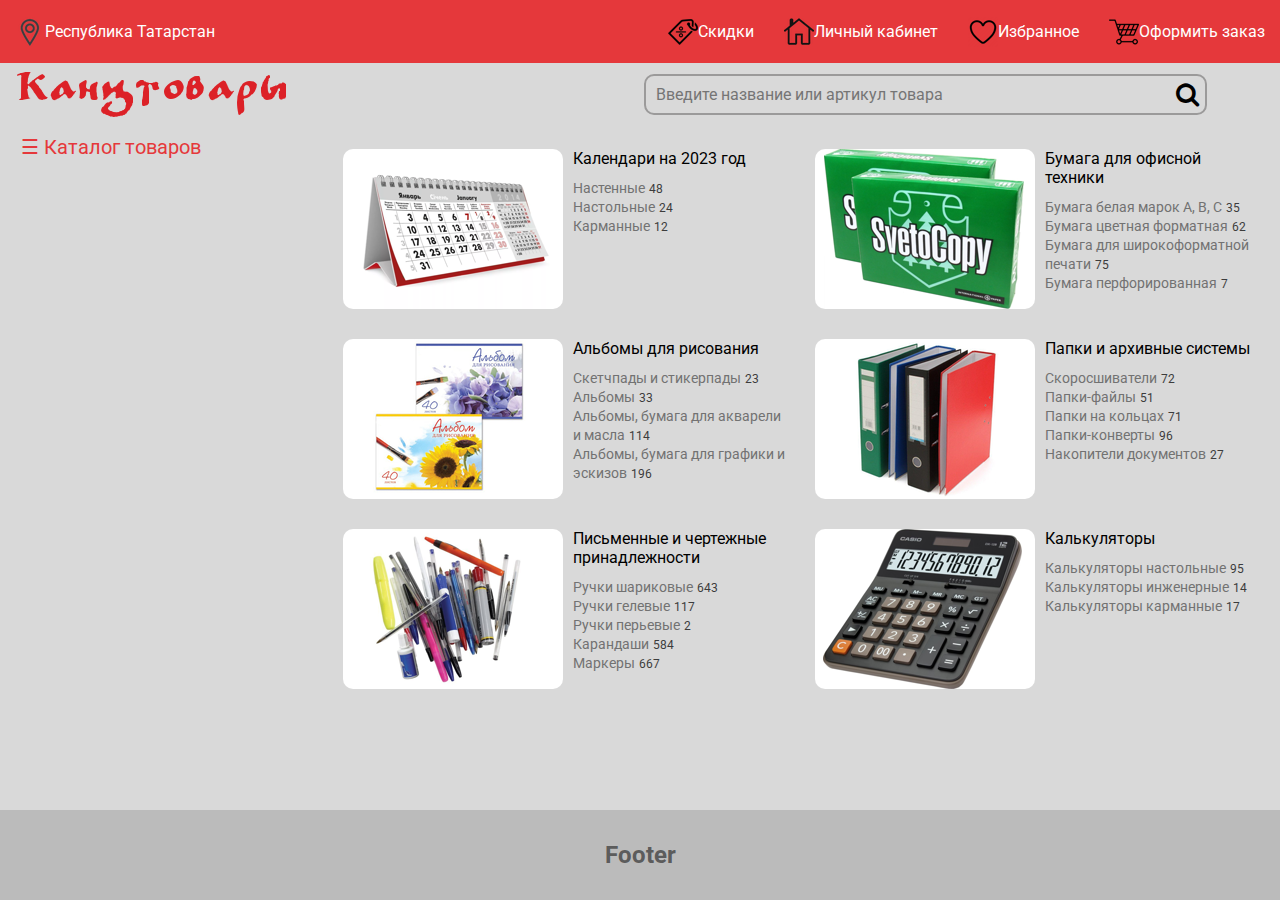
<file: midcat_lab_2/index.html>
<!DOCTYPE html>
<html lang="en">

<head>
    <meta charset="UTF-8">
    <link rel="stylesheet" href="style.css">
    <link rel="preconnect" href="https://fonts.gstatic.com">
    <link href="https://fonts.googleapis.com/css2?family=Roboto:wght@300;400&display=swap" rel="stylesheet">
    <title>web_lab_2</title>
</head>

<frameset rows = "7%, 7%, *, 10%" frameborder = "no">
    <frame src = "top1.html" scrolling = "no" noresize name = "top1">
    <frame src = "top2.html" scrolling = "no" noresize name = "top2">
    <frameset cols = "25%, *">
        <frame src = "left_sidebar.html" scrolling = "no" noresize name = "left_sidebar">
        <frame src = "mid.html" scrolling = "no" noresize name = "mid">
    </frameset>
    <frame src = "footer.html" scrolling = "no" noresize name = "footer">
</frameset>

</html>
</file>
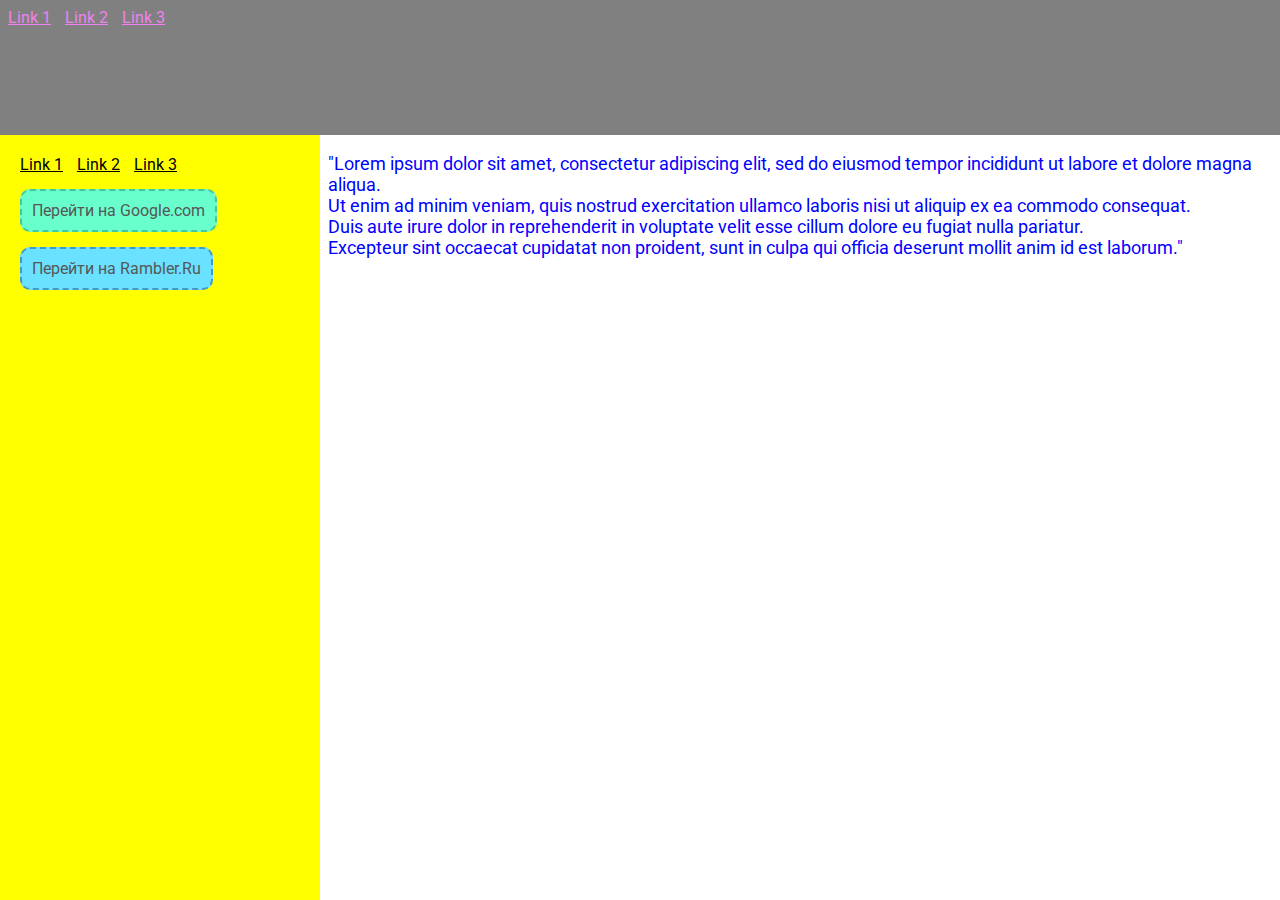
<file: midcat_lab_3/index.html>
<!DOCTYPE html>
<html lang="en">

<head>
    <meta charset="UTF-8">
    <link rel="stylesheet" href="style.css">
    <link rel="preconnect" href="https://fonts.gstatic.com">
    <link href="https://fonts.googleapis.com/css2?family=Roboto:wght@300;400&display=swap" rel="stylesheet">
    <title>web_lab_3</title>
</head>

<frameset rows = "15%, *" frameborder = "no">
    <frame src = "top.html" scrolling = "no" noresize name = "top">
    <frameset cols = "25%, *">
        <frame src = "menu.html" scrolling = "no" noresize name = "left_sidebar">
        <frame src = "content.html" scrolling = "no" noresize name = "mid">
    </frameset>
</frameset>

</html>
</file>
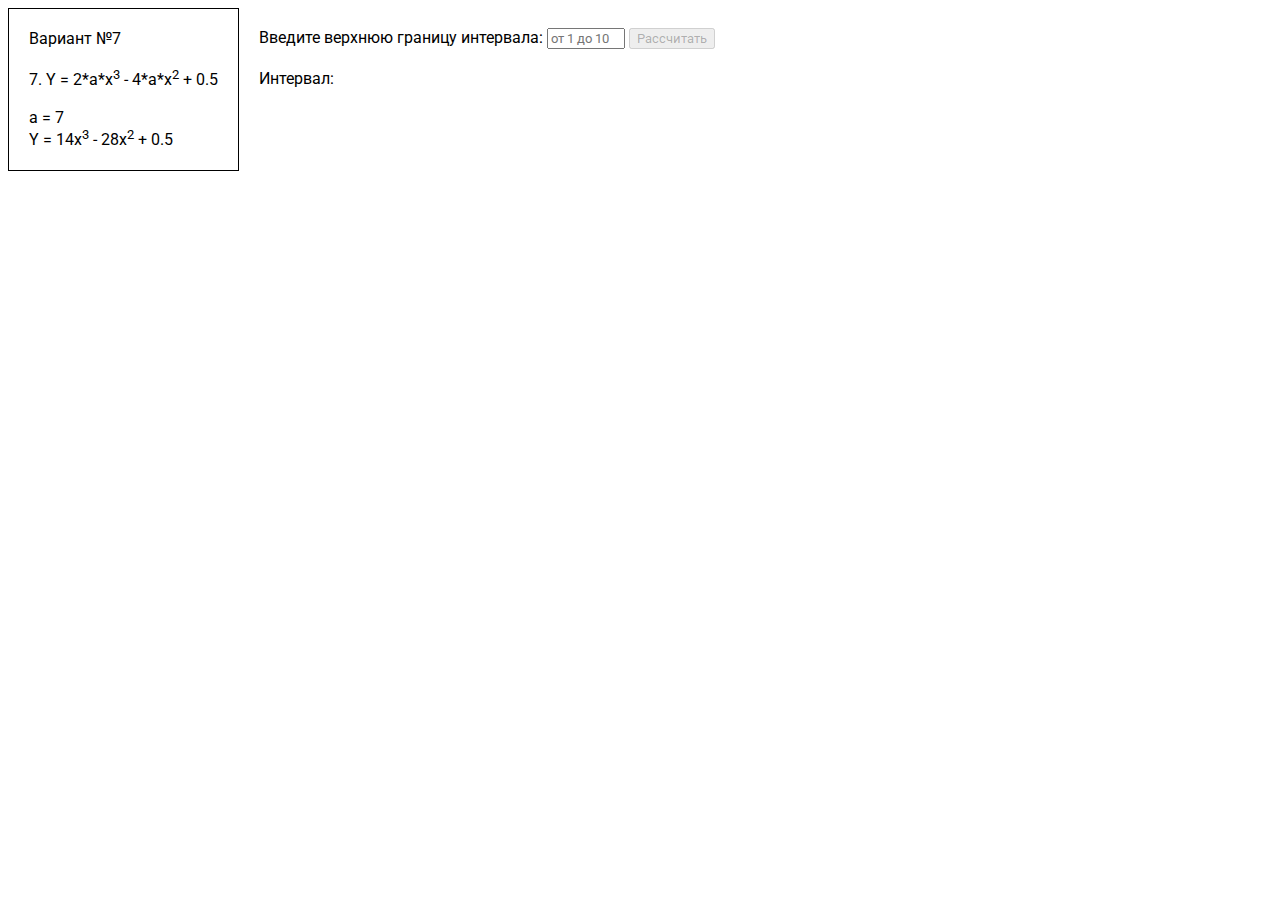
<file: midcat_lab_4/index.html>
<!DOCTYPE html>
<html lang="en">

<head>
    <meta charset="UTF-8">
    <link rel="stylesheet" href="style.css">
    <link rel="preconnect" href="https://fonts.gstatic.com">
    <link href="https://fonts.googleapis.com/css2?family=Roboto:wght@300;400&display=swap" rel="stylesheet">
    <title>web_lab_4</title>
</head>
<body>
    <main>
        <div id = "top_side"> <!-- top_side div -->
            <div id = "condition"> <!-- condition div -->
                Вариант №7 <br /><br />
                7. Y = 2*a*x<sup>3</sup> - 4*a*x<sup>2</sup> + 0.5 <br /><br />
                a = 7 <br />
                Y = 14x<sup>3</sup> - 28x<sup>2</sup> + 0.5
            </div>
            <div id = "input_div"> <!-- form, error and interval div -->
                <form id = "main_form" method = "post">
                    <label for = "input_num">Введите верхнюю границу интервала: </label>
                    <input type = "text" placeholder = "от 1 до 10" maxlength = "2" name = "input_num" id = "input_num">
                    <input type = "submit" disabled name = "sub_btn" id = "sub_btn" value = "Рассчитать">
                </form>
                <div id = "err_div"></div> <!-- error div -->
                <div id = "interval_div"> <!-- inerval div -->
                    Интервал:
                </div>
            </div>
        </div>
        <div id = "result_div"></div> <!-- result div -->
    </main>

    <script src = "script.js"></script>
</body>
</html>
</file>
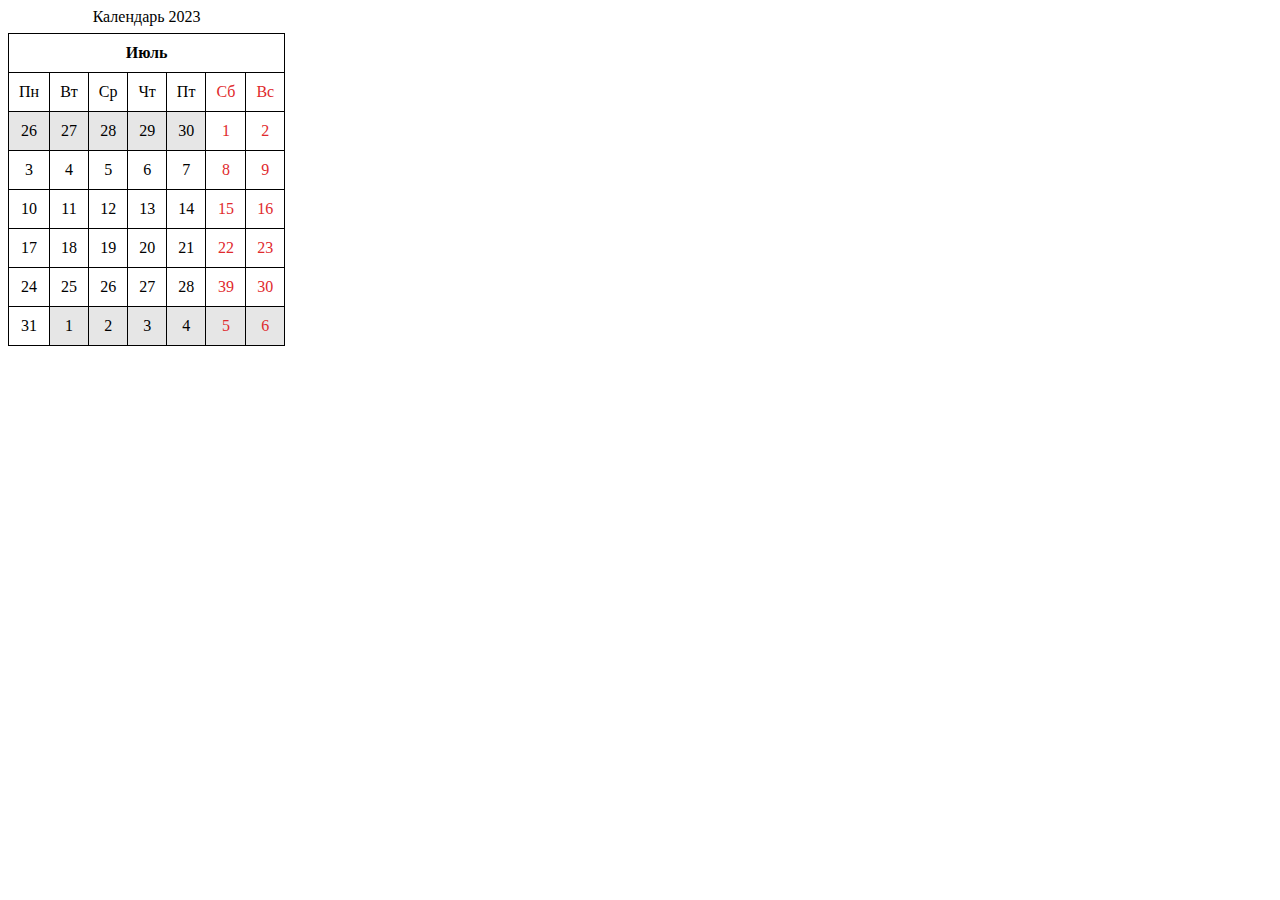
<file: midcat_lab_1/calendar.html>
<!DOCTYPE html>
<html lang="en">

<head>
    <meta charset="UTF-8">
    <title>web_lab_1_calendar</title>

    <style>
        table
        {
            border: 1px solid black;
            border-collapse: collapse;
        }
        td
        {
            border: 1px solid black;
            padding: 10px;
        }
        .another_month
        {
            background-color: #e6e6e6;
        }
        .weekends
        {
            color: #df2a2d;
        }
    </style>
</head>

<body>
    <header>

    </header>
    <main>
        <div style = "text-align: center;">
            <table>
                <caption style = "margin-bottom: 7px;">Календарь 2023</caption>
                <tr>
                    <th colspan = "7" style = "padding: 10px;">Июль</th>
                </tr>
                <tr>
                    <td>Пн</td>
                    <td>Вт</td>
                    <td>Ср</td>
                    <td>Чт</td>
                    <td>Пт</td>
                    <td class = "weekends">Сб</td>
                    <td class = "weekends">Вс</td>
                </tr>
                <tr>
                    <td class = "another_month">26</td>
                    <td class = "another_month">27</td>
                    <td class = "another_month">28</td>
                    <td class = "another_month">29</td>
                    <td class = "another_month">30</td>
                    <td class = "weekends">1</td>
                    <td class = "weekends">2</td>
                </tr>
                <tr>
                    <td>3</td>
                    <td>4</td>
                    <td>5</td>
                    <td>6</td>
                    <td>7</td>
                    <td class = "weekends">8</td>
                    <td class = "weekends">9</td>
                </tr>
                <tr>
                    <td>10</td>
                    <td>11</td>
                    <td>12</td>
                    <td>13</td>
                    <td>14</td>
                    <td class = "weekends">15</td>
                    <td class = "weekends">16</td>
                </tr>
                <tr>
                    <td>17</td>
                    <td>18</td>
                    <td>19</td>
                    <td>20</td>
                    <td>21</td>
                    <td class = "weekends">22</td>
                    <td class = "weekends">23</td>
                </tr>
                <tr>
                    <td>24</td>
                    <td>25</td>
                    <td>26</td>
                    <td>27</td>
                    <td>28</td>
                    <td class = "weekends">39</td>
                    <td class = "weekends">30</td>
                </tr>
                <tr>
                    <td>31</td>
                    <td class = "another_month">1</td>
                    <td class = "another_month">2</td>
                    <td class = "another_month">3</td>
                    <td class = "another_month">4</td>
                    <td class = "another_month" style = "color: #df2a2d;">5</td>
                    <td class = "another_month" style = "color: #df2a2d;">6</td>
                </tr>
            </table>
        </div>
    </main>
</body>
</file>
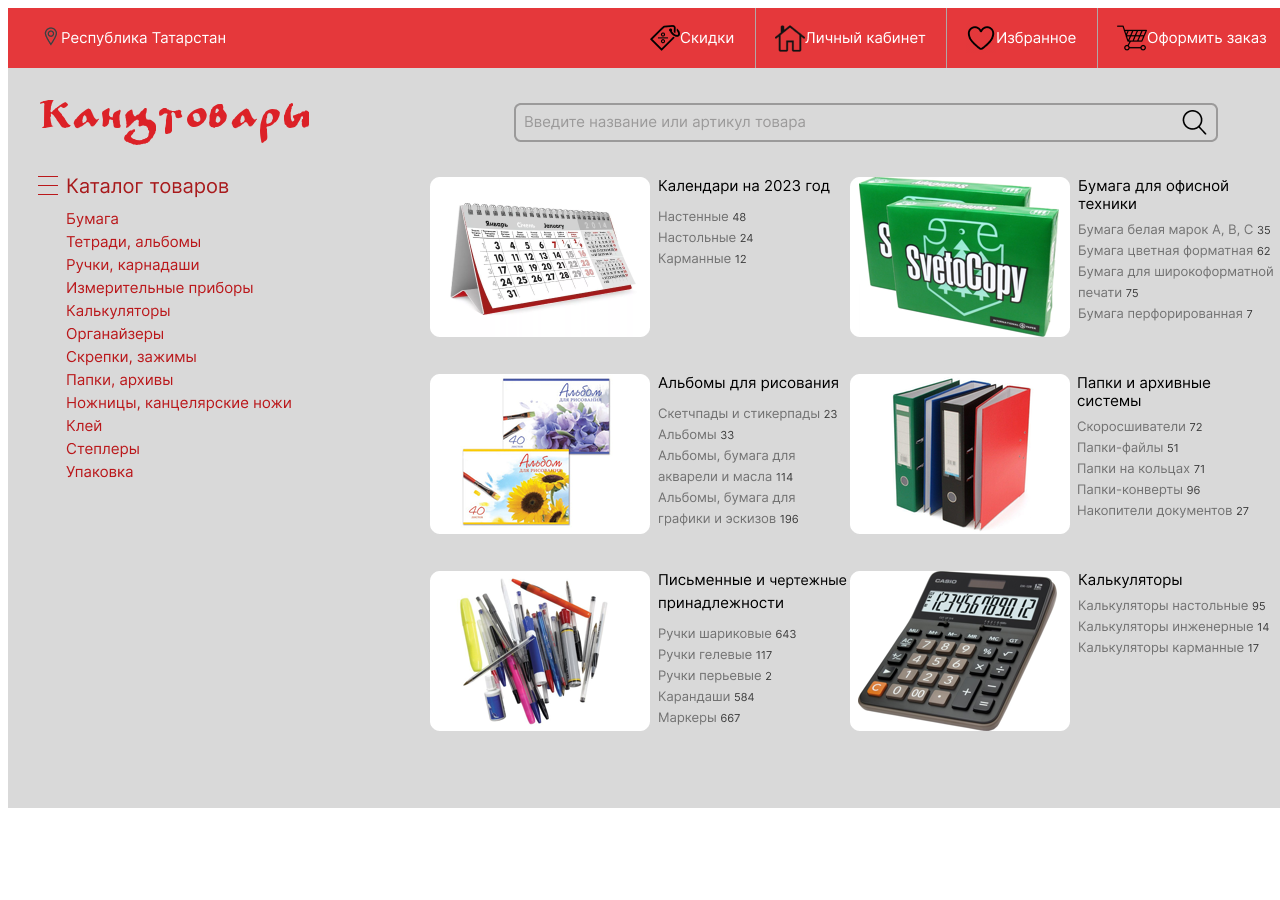
<file: midcat_lab_1/layout.html>
<!DOCTYPE html>
<html lang="en">

<head>
    <meta charset="UTF-8">
    <title>web_lab_1_layout</title>
</head>

<body>
    <header>

    </header>
    <main>
        <div style = "text-align: center;">
            <img src = "layout.png"/>
        </div>
    </main>
</body>
</file>
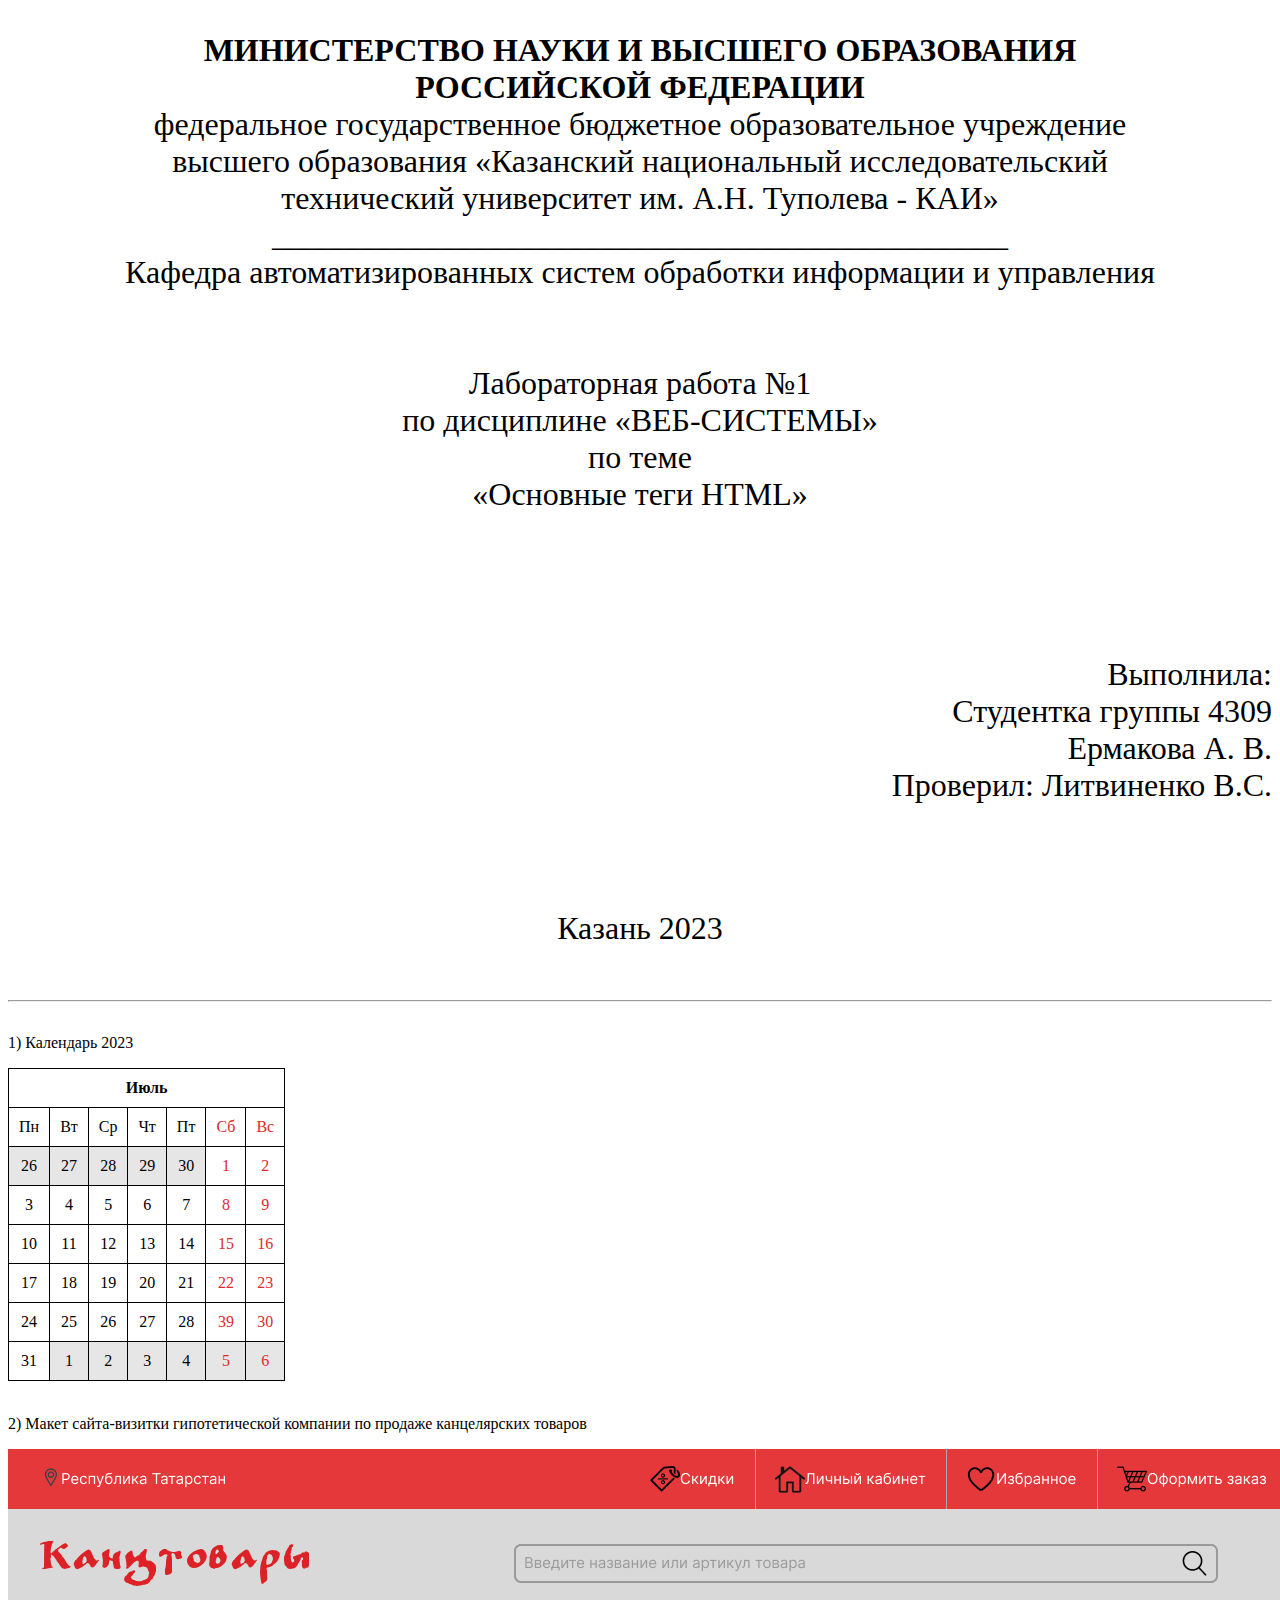
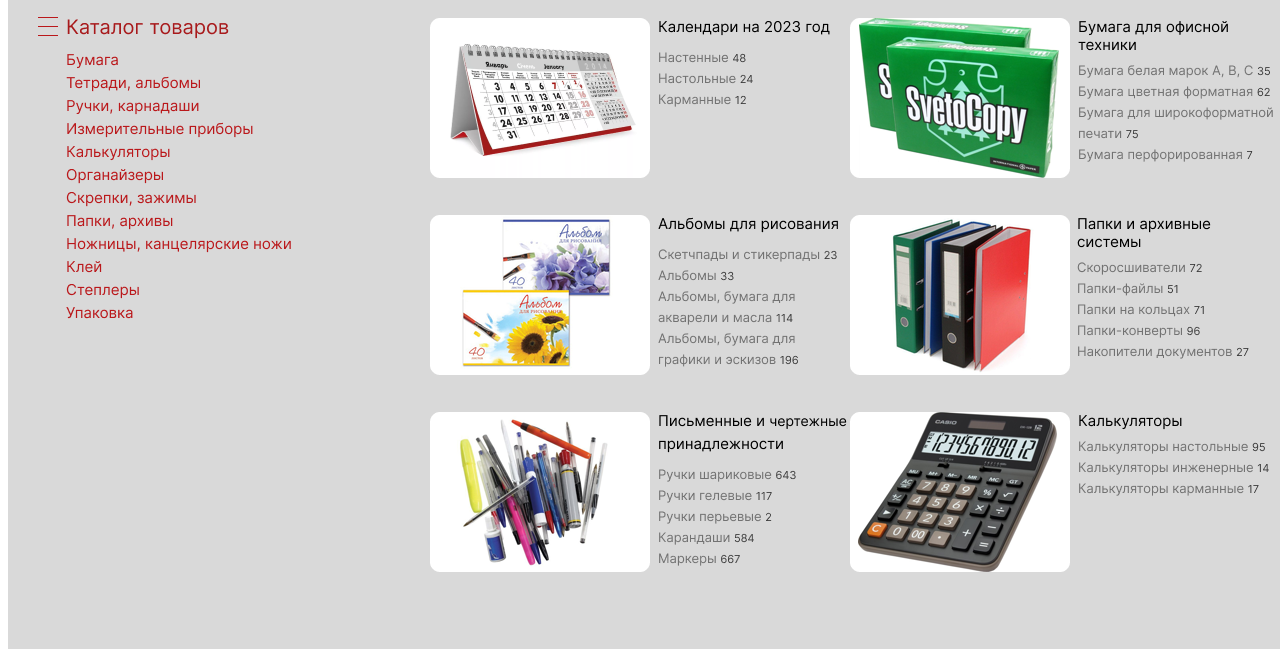
<file: midcat_lab_1/title_page_of_the_report.html>
<!DOCTYPE html>
<html lang="en">

<head>
    <meta charset="UTF-8">
    <title>web_lab_1_title_page_of_the_report</title>

    <style>
        table
        {
            border: 1px solid black;
            border-collapse: collapse;
        }
        td
        {
            border: 1px solid black;
            padding: 10px;
        }
        .another_month
        {
            background-color: #e6e6e6;
        }
        .weekends
        {
            color: #df2a2d;
        }
    </style>
</head>

<body>
    <header>

    </header>
    <main>
        <div style = "text-align: center; font-size: xx-large; font-family: 'Times New Roman', Times, serif;">
            <p>
                <b>МИНИСТЕРСТВО НАУКИ И ВЫСШЕГО ОБРАЗОВАНИЯ <br /> РОССИЙСКОЙ ФЕДЕРАЦИИ <br /></b>
                федеральное государственное бюджетное образовательное учреждение <br />
                высшего образования «Казанский национальный исследовательский <br />
                технический университет им. А.Н. Туполева - КАИ» <br />
                ______________________________________________<br />
                Кафедра автоматизированных систем обработки информации и управления <br /><br /><br />
                Лабораторная работа №1 <br />
                по дисциплине «ВЕБ-СИСТЕМЫ» <br />
                по теме <br />
                «Основные теги HTML» <br /><br /><br /><br />
                <div style = "text-align: right; font-size: xx-large; font-family: 'Times New Roman', Times, serif;">
                    <p>
                        Выполнила: <br />
                        Студентка группы 4309 <br />
                        Ермакова А. В. <br />
                        Проверил: Литвиненко В.С. <br /><br /><br />
                    </p>
                </div>
                Казань 2023 <br /><br />
                <hr />
            </p>
        </div>
        <div>
            <p>
                1) Календарь 2023 <br />
            </p>
            <div style = "text-align: center;">
                <table>
                    <!-- <caption style = "margin-bottom: 7px;">Календарь 2023</caption> -->
                    <tr>
                        <th colspan = "7" style = "padding: 10px;">Июль</th>
                    </tr>
                    <tr>
                        <td>Пн</td>
                        <td>Вт</td>
                        <td>Ср</td>
                        <td>Чт</td>
                        <td>Пт</td>
                        <td class = "weekends">Сб</td>
                        <td class = "weekends">Вс</td>
                    </tr>
                    <tr>
                        <td class = "another_month">26</td>
                        <td class = "another_month">27</td>
                        <td class = "another_month">28</td>
                        <td class = "another_month">29</td>
                        <td class = "another_month">30</td>
                        <td class = "weekends">1</td>
                        <td class = "weekends">2</td>
                    </tr>
                    <tr>
                        <td>3</td>
                        <td>4</td>
                        <td>5</td>
                        <td>6</td>
                        <td>7</td>
                        <td class = "weekends">8</td>
                        <td class = "weekends">9</td>
                    </tr>
                    <tr>
                        <td>10</td>
                        <td>11</td>
                        <td>12</td>
                        <td>13</td>
                        <td>14</td>
                        <td class = "weekends">15</td>
                        <td class = "weekends">16</td>
                    </tr>
                    <tr>
                        <td>17</td>
                        <td>18</td>
                        <td>19</td>
                        <td>20</td>
                        <td>21</td>
                        <td class = "weekends">22</td>
                        <td class = "weekends">23</td>
                    </tr>
                    <tr>
                        <td>24</td>
                        <td>25</td>
                        <td>26</td>
                        <td>27</td>
                        <td>28</td>
                        <td class = "weekends">39</td>
                        <td class = "weekends">30</td>
                    </tr>
                    <tr>
                        <td>31</td>
                        <td class = "another_month">1</td>
                        <td class = "another_month">2</td>
                        <td class = "another_month">3</td>
                        <td class = "another_month">4</td>
                        <td class = "another_month" style = "color: #df2a2d;">5</td>
                        <td class = "another_month" style = "color: #df2a2d;">6</td>
                    </tr>
                </table>
            </div>
            <p>
                <br /> 2) Макет сайта-визитки гипотетической компании по продаже канцелярских товаров
            </p>
            <div>
                <img src = "layout.png"/>
            </div>
        </div>
    </main>
</body>
</file>
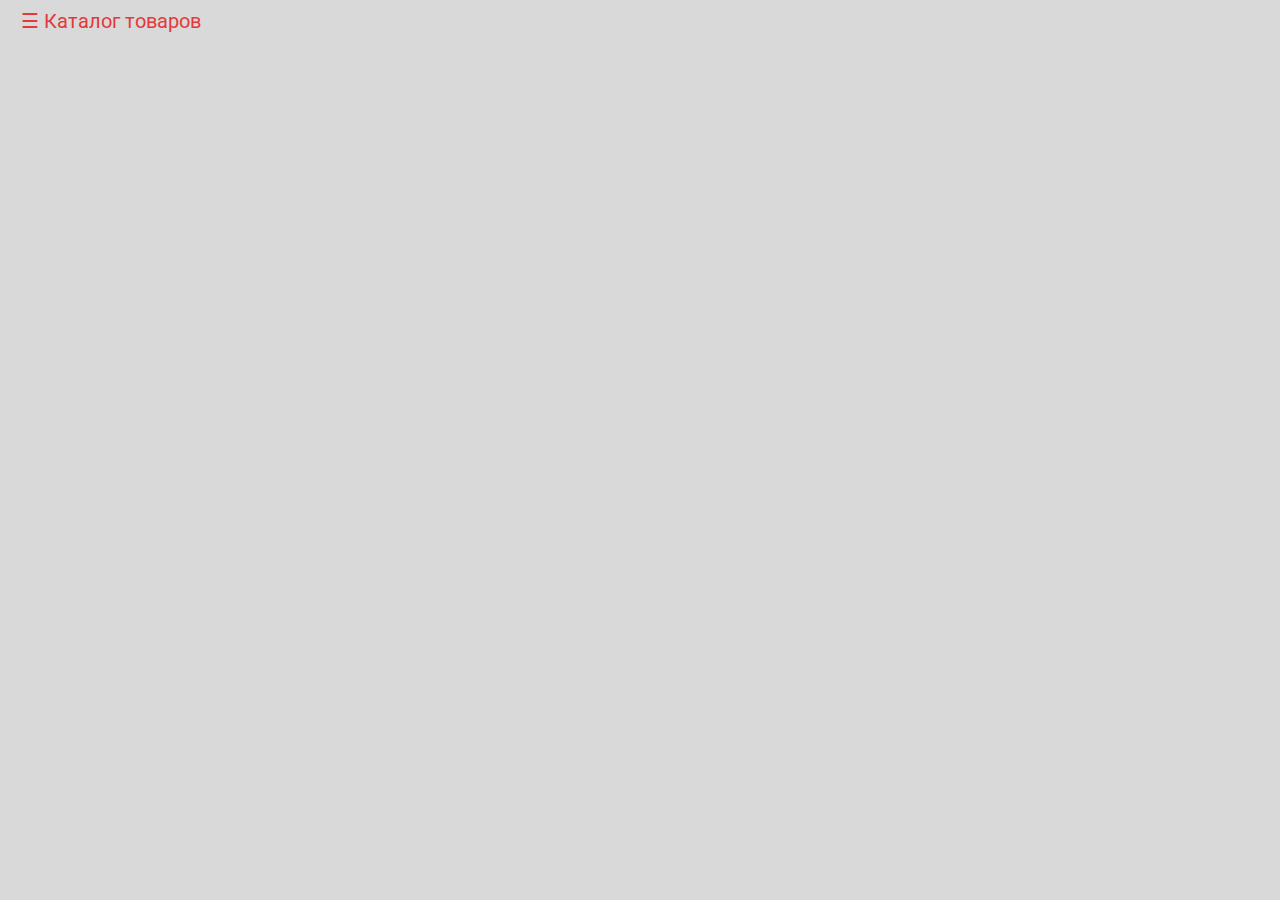
<file: midcat_lab_2/left_sidebar.html>
<!DOCTYPE html>
<html lang="en">

<head>
    <meta charset="UTF-8">
    <link rel="stylesheet" href="style.css">
    <link rel="preconnect" href="https://fonts.gstatic.com">
    <link href="https://fonts.googleapis.com/css2?family=Roboto:wght@300;400&display=swap" rel="stylesheet">
    <title>left_sidebar</title>
</head>

<body id = "left_body">
    <div id = "left_main_div"> <!-- main div -->
        <button id = "left_dropdown_btn">☰ Каталог товаров</button>
        <div id = "left_dropdown_content"> <!-- link div -->
            <a href = "https://www.komus.ru/katalog/kantstovary/c/3303/" target = "_blank">Бумага</a><br />
            <a href = "#">Тетради, альбомы</a><br />
            <a href = "#">Ручки, карнадаши</a><br />
            <a href = "#">Измерительные приборы</a><br />
            <a href = "#">Калькуляторы</a><br />
            <a href = "#">Органайзеры</a><br />
            <a href = "#">Скрепки, зажимы</a><br />
            <a href = "#">Папки, архивы</a><br />
            <a href = "#">Ножницы, канцелярские ножи</a><br />
            <a href = "#">Клей</a><br />
            <a href = "#">Степлеры</a><br />
            <a href = "#">Упаковка</a><br />
        </div>
    </div>
</body>

</html>
</file>
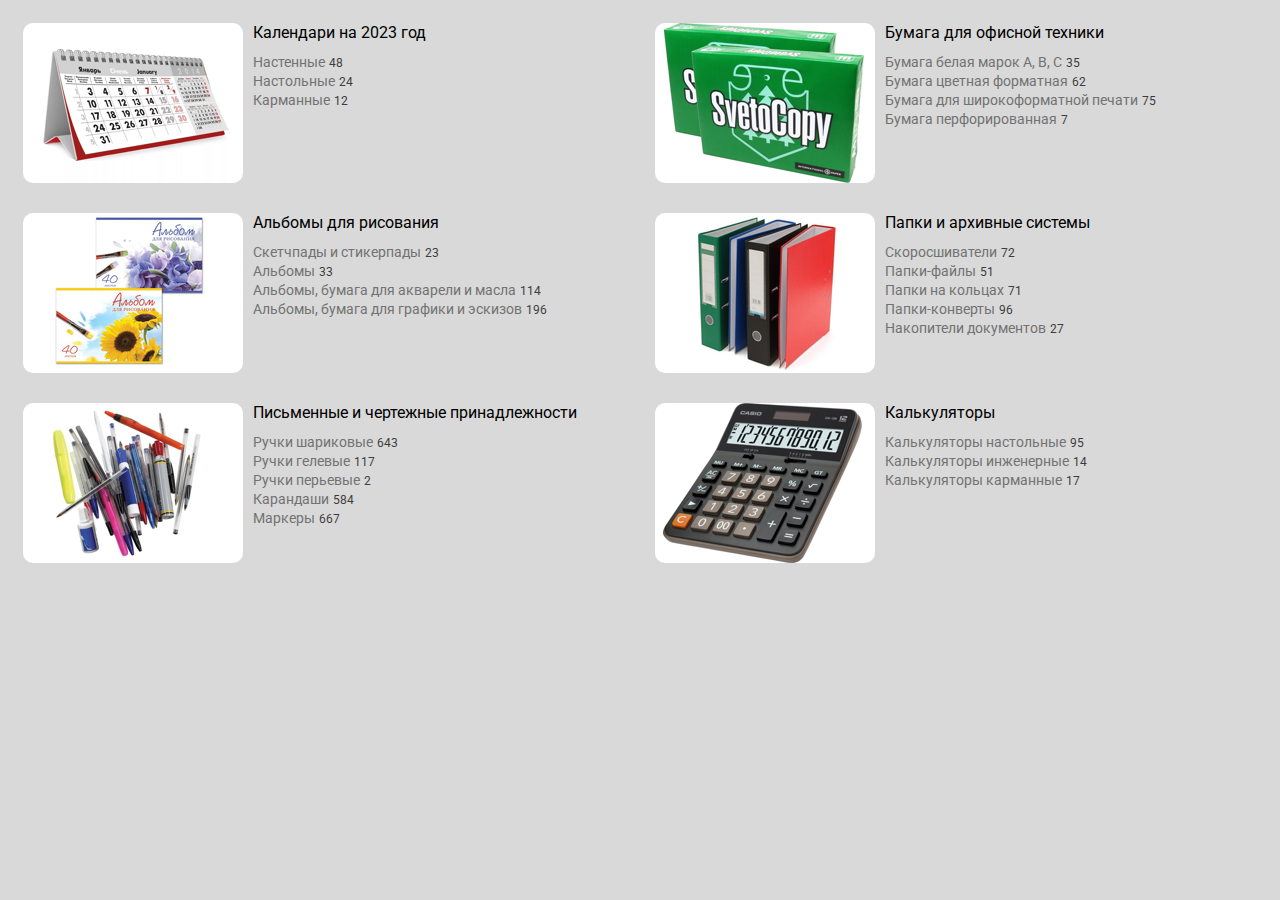
<file: midcat_lab_2/mid.html>
<!DOCTYPE html>
<html lang="en">

<head>
    <meta charset="UTF-8">
    <link rel="stylesheet" href="style.css">
    <link rel="preconnect" href="https://fonts.gstatic.com">
    <link href="https://fonts.googleapis.com/css2?family=Roboto:wght@300;400&display=swap" rel="stylesheet">
    <title>mid</title>
</head>

<body id = "mid_body">
    <div id = "mid_main_div"> <!-- main div -->
        <div class = "mid_category"> <!-- calendar div -->
            <a href = "#"><img src = "images/calendar.png"></a>
            <div class = "mid_category_title">Календари на 2023 год</div>
            <div>
                <a href = "#" class = "mid_category_link">Настенные</a> <span class = "mid_category_count">48</span> <br />
                <a href = "#" class = "mid_category_link">Настольные</a> <span class = "mid_category_count">24</span> <br />
                <a href = "#" class = "mid_category_link">Карманные</a> <span class = "mid_category_count">12</span> <br />
            </div>
        </div>
        <div class = "mid_category"> <!-- paper div -->
            <a href = "#"><img src = "images/paper.png"></a>
            <div class = "mid_category_title">Бумага для офисной техники</div>
            <div>
                <a href = "#" class = "mid_category_link">Бумага белая марок А, В, С</a> <span class = "mid_category_count">35</span> <br />
                <a href = "#" class = "mid_category_link">Бумага цветная форматная</a> <span class = "mid_category_count">62</span> <br />
                <a href = "#" class = "mid_category_link">Бумага для широкоформатной печати</a> <span class = "mid_category_count">75</span> <br />
                <a href = "#" class = "mid_category_link">Бумага перфорированная</a> <span class = "mid_category_count">7</span> <br />
            </div>
        </div>
        <div class = "mid_category"> <!-- album div -->
            <a href = "#"><img src = "images/album.png"></a>
            <div class = "mid_category_title">Альбомы для рисования</div>
            <div>
                <a href = "#" class = "mid_category_link">Скетчпады и стикерпады</a> <span class = "mid_category_count">23</span> <br />
                <a href = "#" class = "mid_category_link">Альбомы</a> <span class = "mid_category_count">33</span> <br />
                <a href = "#" class = "mid_category_link">Альбомы, бумага для акварели и масла</a> <span class = "mid_category_count">114</span> <br />
                <a href = "#" class = "mid_category_link">Альбомы, бумага для графики и эскизов</a> <span class = "mid_category_count">196</span> <br />
            </div>
        </div>
        <div class = "mid_category"> <!-- folders div -->
            <a href = "#"><img src = "images/folders.png"></a>
            <div class = "mid_category_title">Папки и архивные системы</div>
            <div>
                <a href = "#" class = "mid_category_link">Скоросшиватели</a> <span class = "mid_category_count">72</span> <br />
                <a href = "#" class = "mid_category_link">Папки-файлы</a> <span class = "mid_category_count">51</span> <br />
                <a href = "#" class = "mid_category_link">Папки на кольцах</a> <span class = "mid_category_count">71</span> <br />
                <a href = "#" class = "mid_category_link">Папки-конверты</a> <span class = "mid_category_count">96</span> <br />
                <a href = "#" class = "mid_category_link">Накопители документов</a> <span class = "mid_category_count">27</span> <br />
            </div>
        </div>
        <div class = "mid_category"> <!-- pens div -->
            <a href = "#"><img src = "images/pens.png"></a>
            <div class = "mid_category_title">Письменные и чертежные принадлежности</div>
            <div>
                <a href = "#" class = "mid_category_link">Ручки шариковые</a> <span class = "mid_category_count">643</span> <br />
                <a href = "#" class = "mid_category_link">Ручки гелевые</a> <span class = "mid_category_count">117</span> <br />
                <a href = "#" class = "mid_category_link">Ручки перьевые</a> <span class = "mid_category_count">2</span> <br />
                <a href = "#" class = "mid_category_link">Карандаши</a> <span class = "mid_category_count">584</span> <br />
                <a href = "#" class = "mid_category_link">Маркеры</a> <span class = "mid_category_count">667</span> <br />
            </div>
        </div>
        <div class = "mid_category"> <!-- calc div -->
            <a href = "#"><img src = "images/calc.png"></a>
            <div class = "mid_category_title">Калькуляторы</div>
            <div>
                <a href = "#" class = "mid_category_link">Калькуляторы настольные</a> <span class = "mid_category_count">95</span> <br />
                <a href = "#" class = "mid_category_link">Калькуляторы инженерные</a> <span class = "mid_category_count">14</span> <br />
                <a href = "#" class = "mid_category_link">Калькуляторы карманные</a> <span class = "mid_category_count">17 </span><br />
            </div>
        </div>
    </div>
</body>

</html>
</file>
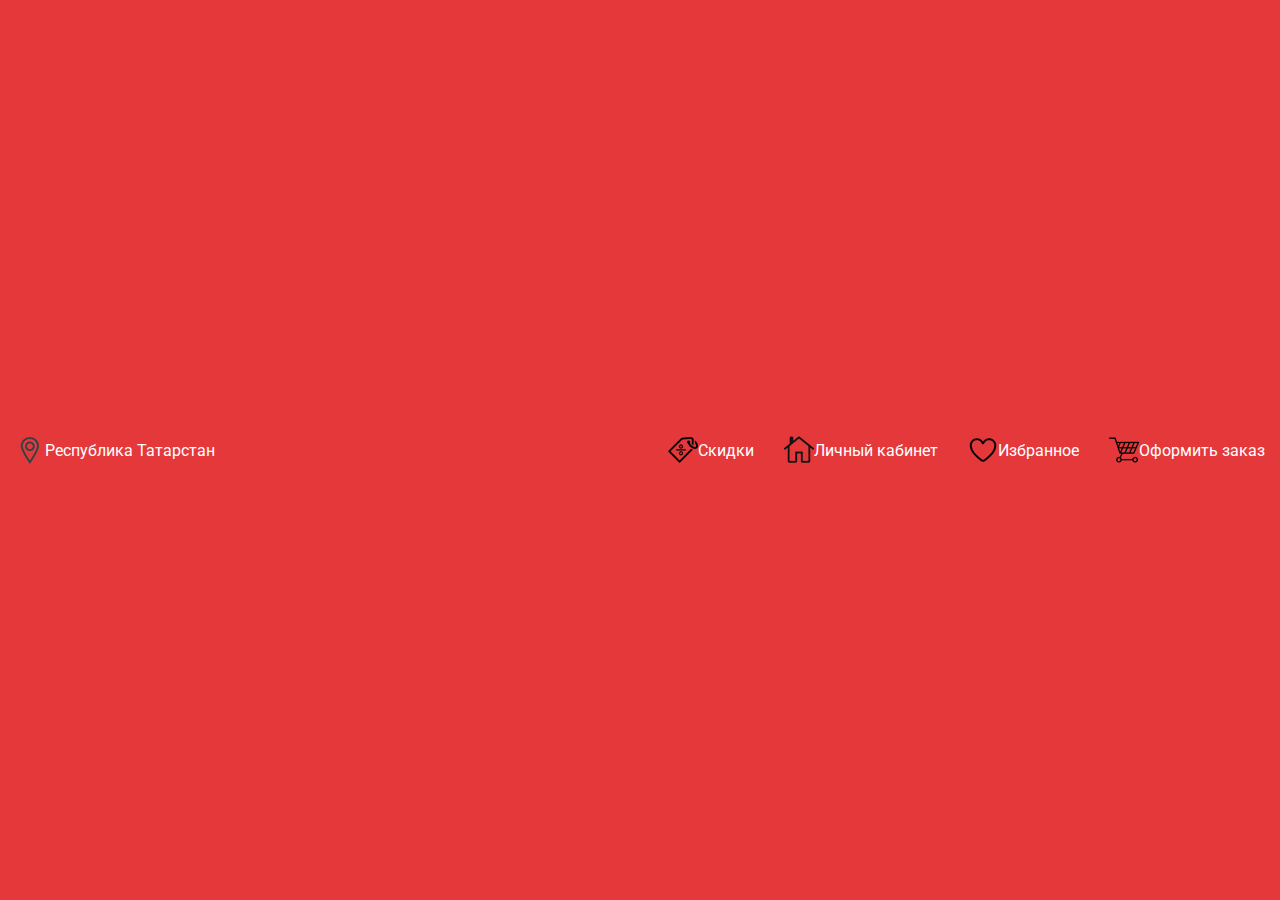
<file: midcat_lab_2/top1.html>
<!DOCTYPE html>
<html lang="en">

<head>
    <meta charset="UTF-8">
    <link rel="stylesheet" href="style.css">
    <link rel="preconnect" href="https://fonts.gstatic.com">
    <link href="https://fonts.googleapis.com/css2?family=Roboto:wght@300;400&display=swap" rel="stylesheet">
    <title>top1</title>
</head>

<body id = "top1_body">
    <div id = "top1_main_div"> <!-- main div -->
        <div id = "top1_address_div"> <!-- address div -->
            <img src = "images/address.png"> Республика Татарстан
        </div>
        <div id = "top1_menu_buttons"> <!-- menu_buttons div -->
            <button class = "top1_menu_btn"> <!-- discounts btn -->
                <img src = "images/discounts.png"> Скидки
            </button>
            <button class = "top1_menu_btn"> <!-- home btn -->
                <img src = "images/home.png"> Личный кабинет
            </button>
            <button class = "top1_menu_btn"> <!-- wish btn -->
                <img src = "images/wish.png"> Избранное
            </button>
            <button class = "top1_menu_btn"> <!-- cart btn -->
                <img src = "images/cart.png"> Оформить заказ
            </button>
        </div>
    </div>
</body>

</html>
</file>
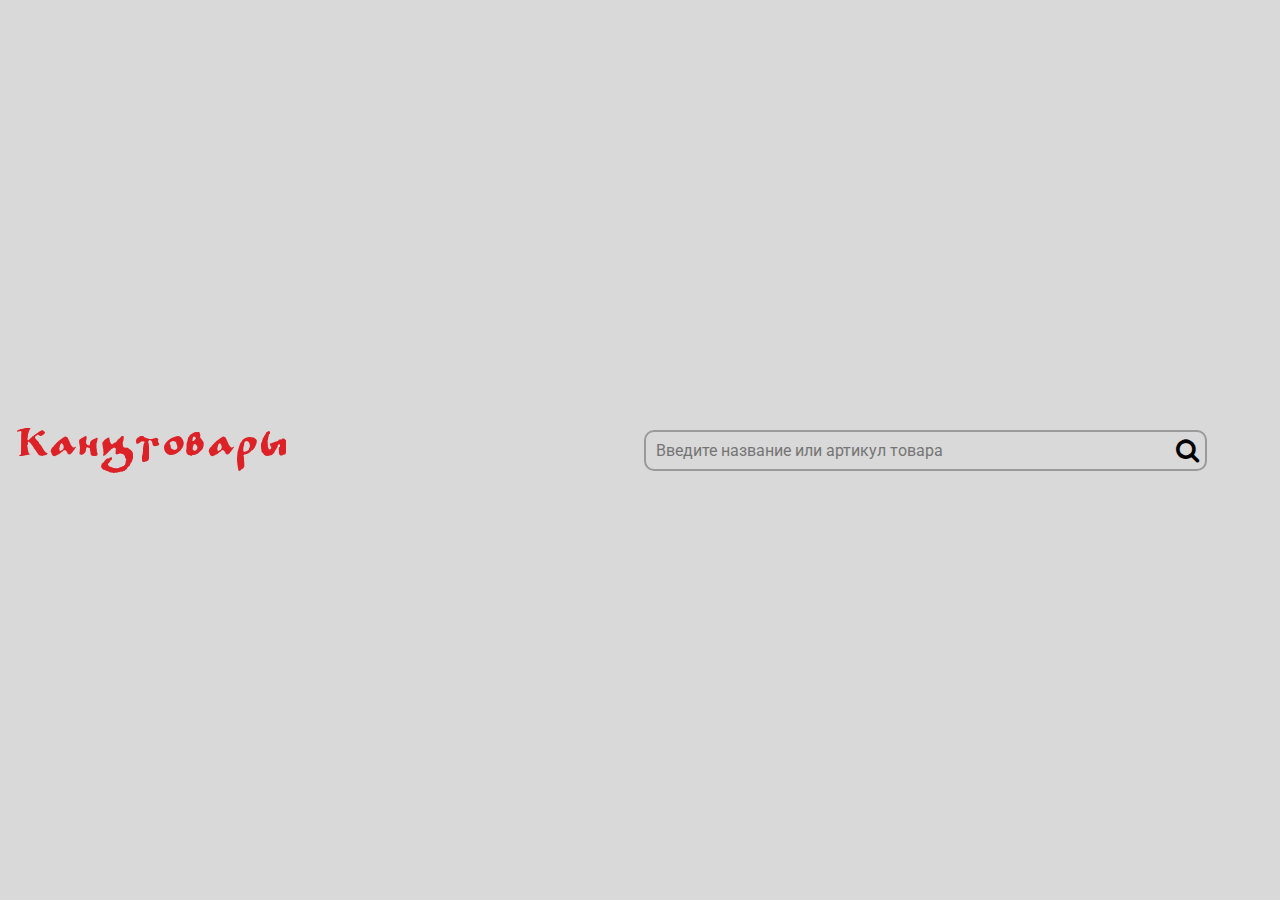
<file: midcat_lab_2/top2.html>
<!DOCTYPE html>
<html lang="en">

<head>
    <meta charset="UTF-8">
    <link rel="stylesheet" href="style.css">
    <link rel="preconnect" href="https://fonts.gstatic.com">
    <link href="https://fonts.googleapis.com/css2?family=Roboto:wght@300;400&display=swap" rel="stylesheet">
    <link rel="stylesheet" href="https://maxcdn.bootstrapcdn.com/font-awesome/4.5.0/css/font-awesome.min.css">
    <title>top2</title>
</head>

<body id = "top2_body">
    <div id = "top2_main_div"> <!-- main div -->
        <div id = "top2_logo"> <!-- logo div -->
            <img src = "images/logo.png">
        </div>
        <div id = "top2_search"> <!-- search div -->
            <form>
                <input type = "text" placeholder = "Введите название или артикул товара">
                <button type = "submit"></button>
            </form>
        </div>
    </div>
</body>

</html>
</file>
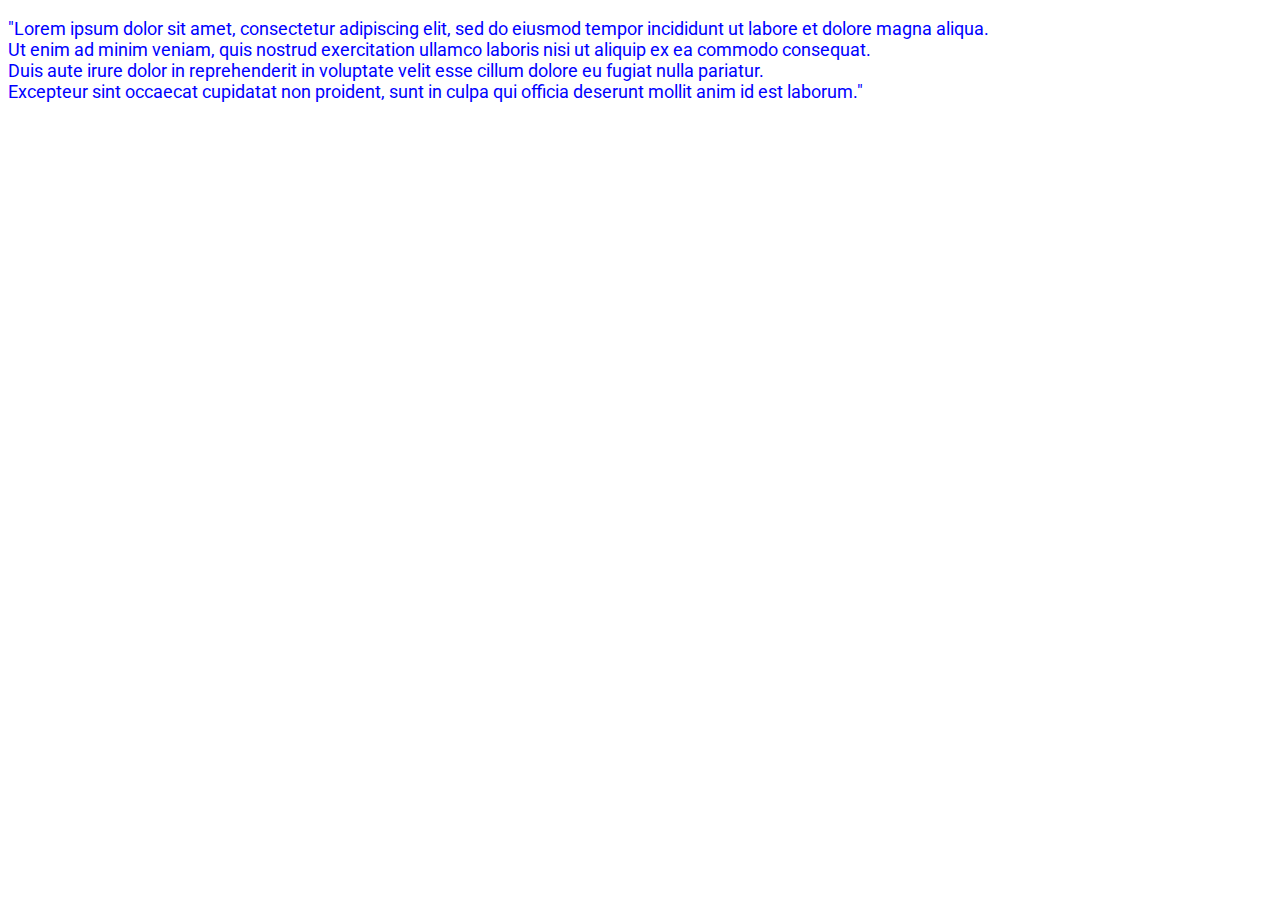
<file: midcat_lab_3/content.html>
<!DOCTYPE html>
<html lang="en">

<head>
    <meta charset="UTF-8">
    <link rel="stylesheet" href="style.css">
    <link rel="preconnect" href="https://fonts.gstatic.com">
    <link href="https://fonts.googleapis.com/css2?family=Roboto:wght@300;400&display=swap" rel="stylesheet">
    <title>web_lab_3</title>
</head>
<body id = "content_body">
    <div id = "content_main_div"> <!-- main div -->
        <p>
            "Lorem ipsum dolor sit amet, consectetur adipiscing elit, sed do eiusmod tempor incididunt ut labore et dolore magna aliqua.<br />
            Ut enim ad minim veniam, quis nostrud exercitation ullamco laboris nisi ut aliquip ex ea commodo consequat.<br />
            Duis aute irure dolor in reprehenderit in voluptate velit esse cillum dolore eu fugiat nulla pariatur.<br />
            Excepteur sint occaecat cupidatat non proident, sunt in culpa qui officia deserunt mollit anim id est laborum."<br />
        </p>
    </div>
</body>
</html>
</file>
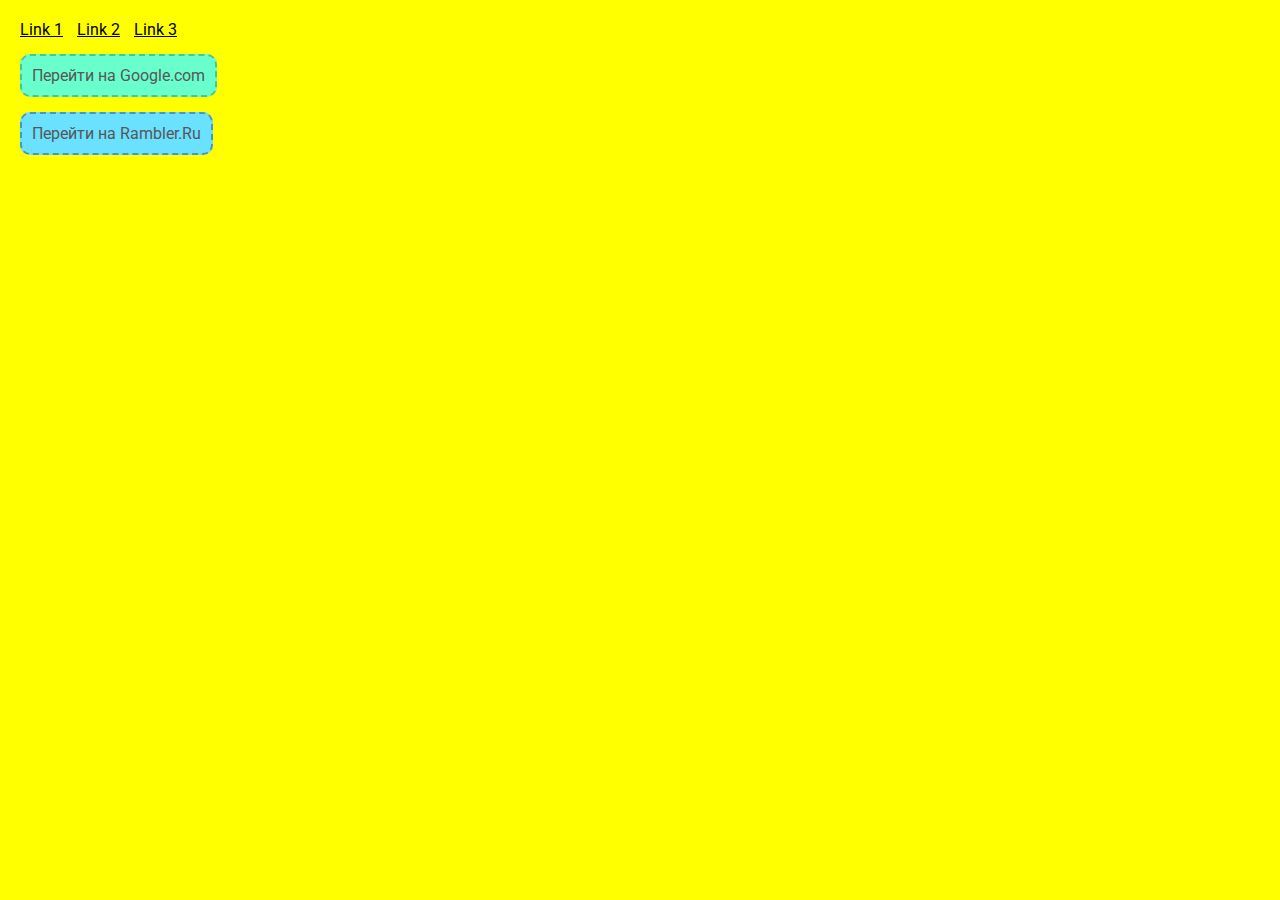
<file: midcat_lab_3/menu.html>
<!DOCTYPE html>
<html lang="en">

<head>
    <meta charset="UTF-8">
    <link rel="stylesheet" href="style.css">
    <link rel="preconnect" href="https://fonts.gstatic.com">
    <link href="https://fonts.googleapis.com/css2?family=Roboto:wght@300;400&display=swap" rel="stylesheet">
    <title>web_lab_3</title>
</head>
<body id = "menu_body">
    <div id = "menu_main_div"> <!-- main div -->
        <a href = "#">Link 1</a>
        <a href = "#">Link 2</a>
        <a href = "#">Link 3</a>
        <form action = "https://www.google.com/" target = "_blank">
            <button id = "btn" type = "submit">Перейти на Google.com</button>
        </form>
        <form action = "http://rambler.ru" target = "_blank">
            <input id = "btn" type = "submit" value="Перейти на Rambler.Ru" />
        </form>
    </div>
</body>
</html>
</file>
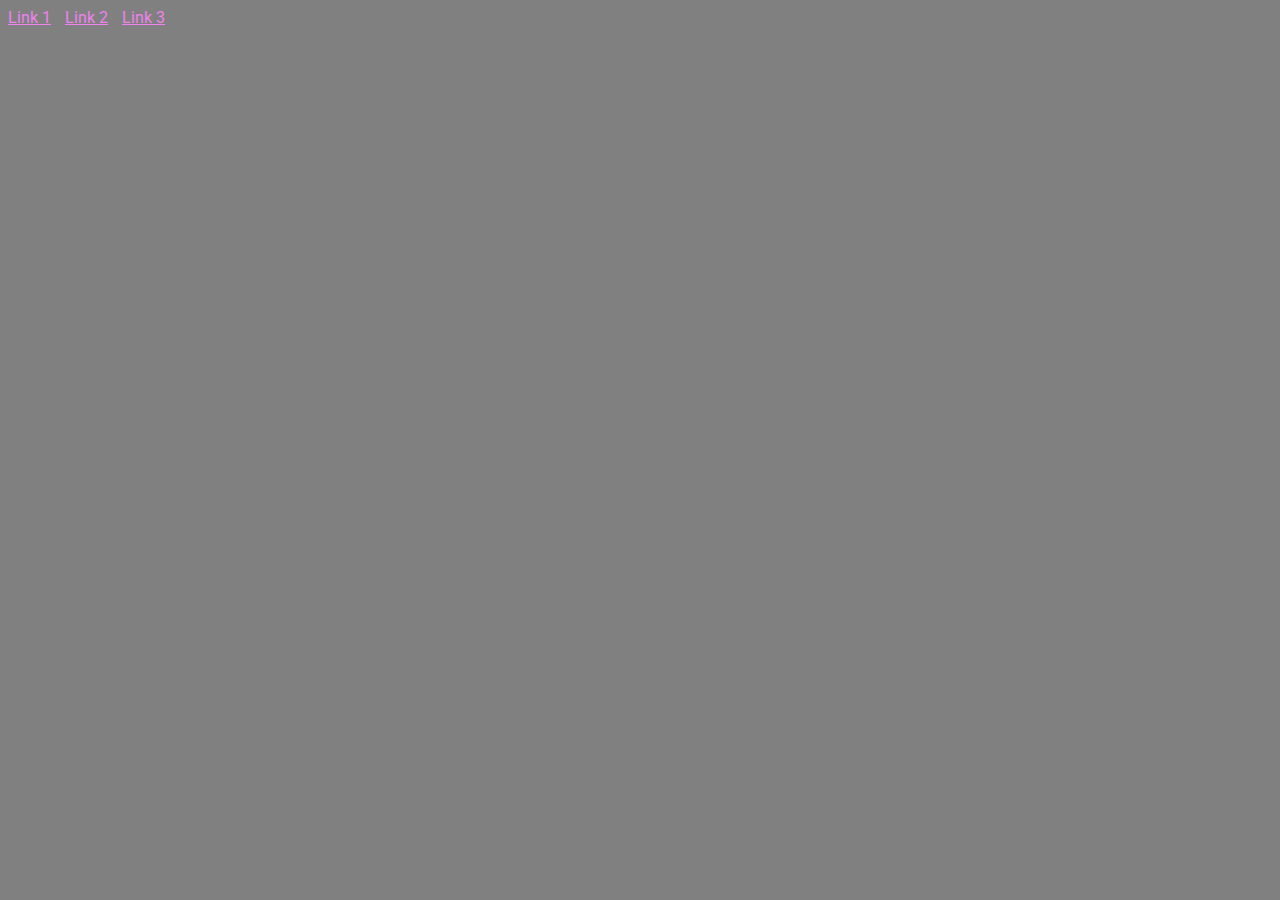
<file: midcat_lab_3/top.html>
<!DOCTYPE html>
<html lang="en">

<head>
    <meta charset="UTF-8">
    <link rel="stylesheet" href="style.css">
    <link rel="preconnect" href="https://fonts.gstatic.com">
    <link href="https://fonts.googleapis.com/css2?family=Roboto:wght@300;400&display=swap" rel="stylesheet">
    <title>web_lab_3</title>
</head>
<body id = "top_body">
    <div id = "top_main_div"> <!-- main div -->
        <a href = "#">Link 1</a>
        <a href = "#">Link 2</a>
        <a href = "#">Link 3</a>
    </div>
</body>
</html>
</file>
<file: midcat_lab_2/style.css>
*
{
    font-family: Roboto;
    /*Verdana, Arial, Helvetica, sans-serif*/
}

/* --- top1 --- */

.top1_menu_btn
{
    border: none;
    outline: none;
    color: white;
    background-color: #E5383B;
    font-size: 16px;
    display: flex;
    flex-direction: row;
    align-items: center;
    padding-left: 15px;
    padding-right: 15px;
    cursor: pointer;
}

.top1_menu_btn:hover
{
    background-color: #d63335;
}

.top1_menu_btn:active
{
    background-color: #c22e30;
}

#top1_body
{
    background-color: #E5383B;
    margin-bottom: 0px;
    margin-top: 0px;
    margin-right: 0px;
    margin-left: 15px;
}

#top1_main_div
{
    height: 100vh;
    display: flex;
    flex-direction: row;
    justify-content: space-between;
    align-items: center;
}

#top1_address_div
{
    color: white;
    display: flex;
    flex-direction: row;
    align-items: center;
}

#top1_menu_buttons
{
    display: flex;
    flex-direction: row;
    height: 100%;
}

/* --- top2 --- */

#top2_body
{
    background-color: #D9D9D9;
    margin-bottom: 0px;
    margin-top: 0px;
    margin-left: 15px;
}

#top2_main_div
{
    height: 100vh;
    display: flex;
    flex-direction: row;
    justify-content: space-between;
    align-items: center;
}

#top2_logo
{
    display: flex;
    flex-direction: row;
    align-items: center;
}

#top2_search
{
    width: 50%;
    height: 100%;
    display: flex;
    flex-direction: row;
    align-items: center;
}

#top2_search form
{
    border: 2px solid #9B9A9A;
    border-radius: 10px;
    display: flex;
    flex-direction: row;
    align-items: center;
}

#top2_search input
{
    border: none;
    outline: none;
    font-size: 16px;
    background: transparent;
    width: 40vw;
    height: 35px;
    padding-left: 10px;
}

#top2_search button
{
    border: none;
    outline: none;
    background: transparent;
    width: 35px;
    cursor: pointer;
    display: flex;
    flex-direction: row;
    align-items: center;
}

#top2_search button:before
{
    content: "\f002";
    font-family: FontAwesome;
    font-size: 25px;
    color: black;
}

/* --- left_sidebar --- */

#left_body
{
    background-color: #D9D9D9;
    margin-left: 15px;
}

#left_main_div
{
    position: relative;
    display: inline-block;
    
}

#left_dropdown_btn
{
    background: transparent;
    border: none;
    font-size: 20px;
    color: #E5383B;
}

#left_dropdown_content
{
    display: none;
    position: absolute;
    min-width: 300px;
    z-index: 1;
}

#left_dropdown_content a
{
    color: #E5383B;
    text-decoration: none;
    display: inline-block;
    padding-left: 28px;
    padding-top: 10px;
}

#left_dropdown_content a:after
{
    display: block;
    content: "";
    height: 2px;
    width: 0%;
    background-color: #E5383B;
    transition: width 0.4s ease-in-out;
}

#left_dropdown_content a:hover:after,
#left_dropdown_content a:focus:after
{
    width: 100%;
}

#left_main_div:hover #left_dropdown_content
{
    display: block;
}

#left_main_div:hover #left_dropdown_btn
{
    color: #A81A1D;
}

/* --- mid --- */

#mid_body
{
    background-color: #D9D9D9;
}

#mid_main_div
{
    display: grid;
    grid-template-columns: 50% 50%;
}

.mid_category
{
    padding: 15px;
}

.mid_category img
{
    float: left;
    margin-right: 10px;
    border-radius: 10px;
    -webkit-filter: brightness(100%);
}

.mid_category img:hover
{
    box-shadow: 0 0 10px #444;
    -webkit-filter: brightness(85%);
    -webkit-transition: all 0.5s ease;
    -moz-transition: all 0.5s ease;
    -o-transition: all 0.5s ease;
    -ms-transition: all 0.5s ease;
    transition: all 0.5s ease;
}

.mid_category_title
{
    margin-bottom: 10px;
}

.mid_category_link
{
    color: #727272;
    text-decoration: none;
    font-size: 14px;
}

.mid_category_link:hover
{
    text-decoration: underline;
}

.mid_category_count
{
    font-size: 12px;
    color: #3C3C3C;
}

/* --- footer --- */

#bot_body
{
    background-color: #bbbbbb;
    margin: 0px;
}

#bot_main_div
{
    height: 100vh;
    display: flex;
    flex-direction: row;
    justify-content: center;
    align-items: center;
}

#bot_main_div h2
{
    color: #5c5c5c;
}
</file>
<file: midcat_lab_3/style.css>
*
{
    font-family: Roboto;
}

/* --- top ---*/

#top_body
{
    background-color: gray;
}

#top_main_div a
{
    margin-right: 10px;
    color: violet;
}

#top_main_div a:hover
{
    color: black;
}

/* --- menu --- */

#menu_body
{
    background-color: yellow;
    margin: 0px;
}

#menu_main_div
{
    padding: 20px;
}

#menu_main_div a
{
    margin-right: 10px;
    color: black;
}

#menu_main_div a:hover
{
    color: brown;
}

#menu_main_div button, input
{
    margin-top: 15px;
    cursor: pointer;
    padding: 10px;
    font-size: 16px;
    color: rgb(87, 87, 87);
    border-radius: 10px;
}

#menu_main_div button
{
    background-color: rgb(105, 255, 205);
    border: 2px dashed rgb(69, 199, 155);
}

#menu_main_div input
{
    background-color: rgb(105, 225, 255);
    border: 2px dashed rgb(69, 151, 199);
}

#menu_main_div button:hover, input:hover
{
    box-shadow: 0 0 10px #444;
}

#menu_main_div button:active
{
    background-color: rgb(92, 230, 184);
}

#menu_main_div input:active
{
    background-color: rgb(88, 194, 221);
}

/* --- content --- */

#content_main_div
{
    color: blue;
    font-size: 18px;
}

#content_main_div:hover
{
    color: brown;
}
</file>
<file: midcat_lab_4/style.css>
*
{
    font-family: Roboto;
}

#top_side
{
    display: grid;
    grid-template-columns: auto 1fr;
}

#condition
{
    border: 1px solid black;
}

#condition, #input_div, #result_div
{
    padding: 20px;
}

#input_num
{
    width: 70px;
}

#err_div
{
    color: rgb(255, 50, 50);
}

#interval_div
{
    padding-top: 20px;
}
</file>
